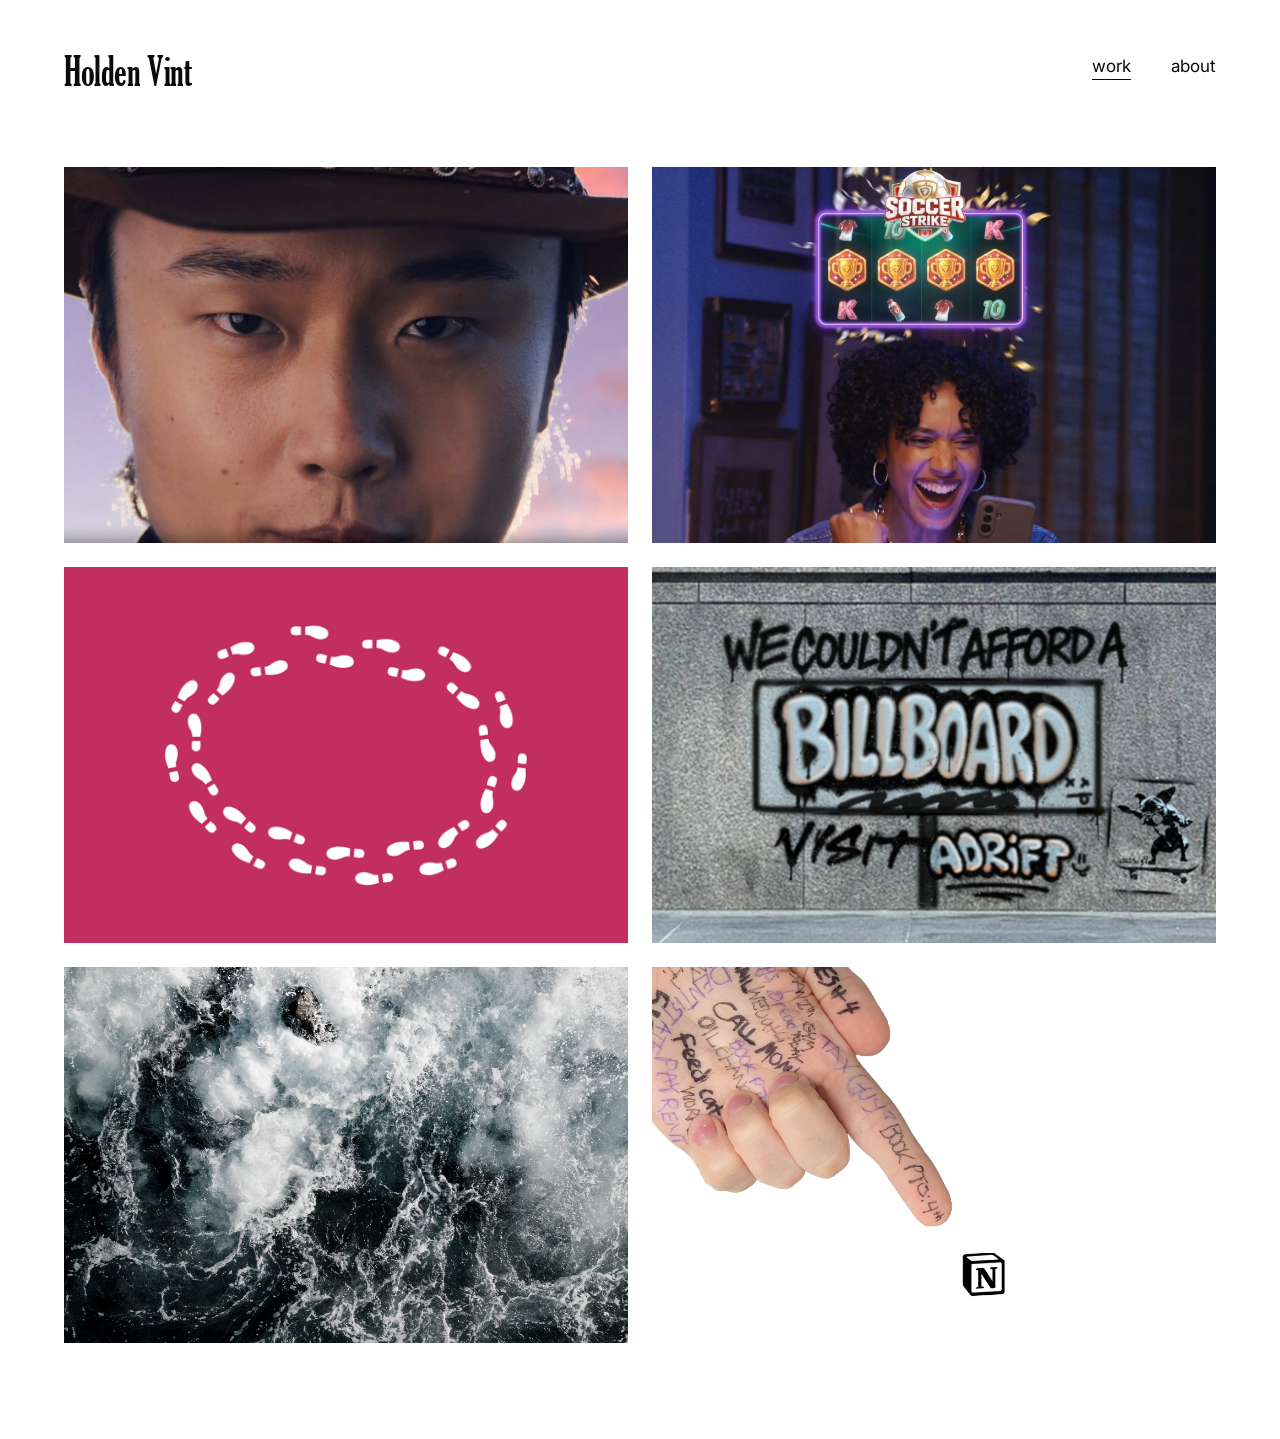
<file: index.html>
<!DOCTYPE html>
<html lang="en">
<head>
  <meta charset="UTF-8">
  <meta name="viewport" content="width=device-width, initial-scale=1.0">
  <title>Holden Vint — Work</title>
  <link rel="stylesheet" href="style.css">
</head>
<body>

  <header class="site-header">
    <div class="wordmark">Holden Vint</div>
    <nav class="site-nav">
      <a href="index.html" class="active">work</a>
      <a href="about.html">about</a>
    </nav>
  </header>

  <!--
    THE GRID
    Each <a> below is one clickable tile that links to a project page.
    Every project has its OWN folder inside images/ — so editing one
    project's images never touches another's. See README.txt.

    To add a project:
      1. Copy one whole <a class="work-tile">...</a> block
      2. Make a new folder in images/ for it, e.g. images/my-new-project/
      3. Copy projects/project-template.html, rename it e.g. my-new-project.html
      4. Point the href and <img src> below at the new folder/file
      5. Change the title/tag text inside .tile-label

    To use a VIDEO instead of an image for a tile, replace the <img> line with:
      <video src="images/folder-name/cover.mp4" autoplay muted loop playsinline></video>
  -->

  <main class="work-grid">

    <a class="work-tile" href="projects/thrillberta.html">
      <img src="images/thrillberta/cover.jpg" alt="Thrillberta cover image">
      <div class="tile-label">
        <span>Thrillberta</span>
      
      </div>
    </a>

    <a class="work-tile" href="projects/fanduel-halftime-casino.html">
      <img src="images/fanduel-halftime-casino/cover.jpg" alt="FanDuel Halftime Casino cover image">
      <div class="tile-label">
        <span>FanDuel Halftime Casino</span>
      
      </div>
    </a>

    <a class="work-tile" href="projects/every-step-is-fitness.html">
      <img src="images/every-step-is-fitness/cover.jpg" alt="Every Step is Fitness cover image">
      <div class="tile-label">
        <span>Every Step is Fitness</span>
      
      </div>
    </a>

    <a class="work-tile" href="projects/adrift-skate.html">
      <img src="images/adrift-skate/cover.jpg" alt="Adrift Skate cover image">
      <div class="tile-label">
        <span>Adrift Skate</span>
   
      </div>
    </a>

    <a class="work-tile" href="projects/taste-the-wild.html">
      <img src="images/taste-the-wild/cover.jpg" alt="Taste the Wild cover image">
      <div class="tile-label">
        <span>Taste the Wild</span>
    
      </div>
    </a>


    <a class="work-tile" href="projects/one-offs.html">
      <img src="images/one-offs/cover.jpg" alt="One-Offs cover image">
      <div class="tile-label">
        <span>One-Offs</span>
   
      </div>
    </a>

  </main>

</body>
</html>
</file>
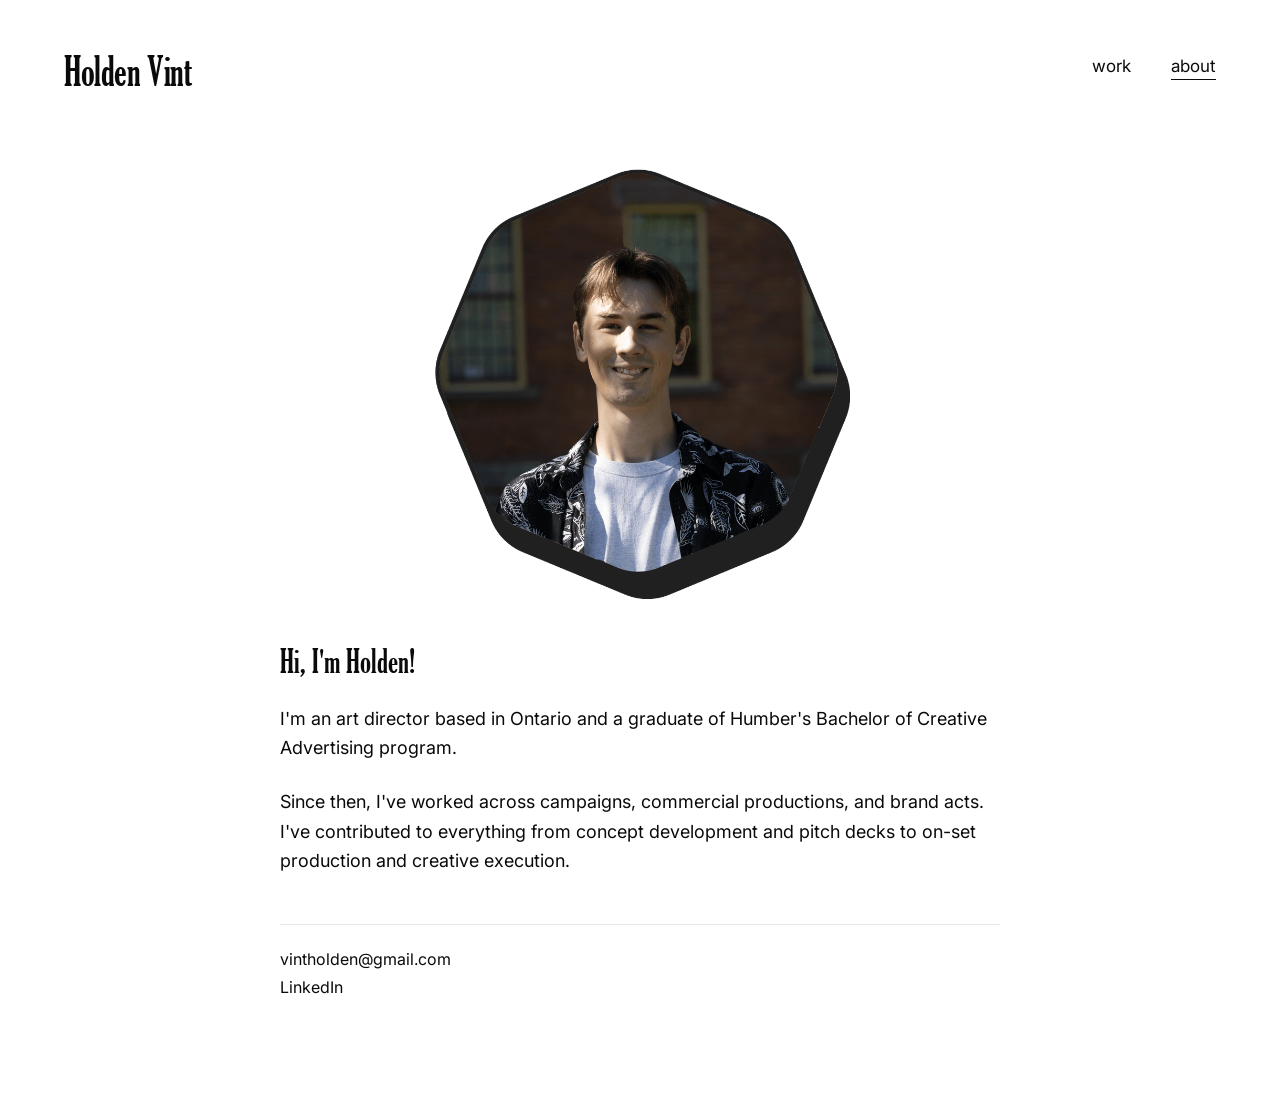
<file: about.html>
<!DOCTYPE html>
<html lang="en">
<head>
  <meta charset="UTF-8">
  <meta name="viewport" content="width=device-width, initial-scale=1.0">
  <title>Holden Vint — About</title>
  <link rel="stylesheet" href="style.css">
</head>
<body>

  <header class="site-header">
    <div class="wordmark">Holden Vint</div>
    <nav class="site-nav">
      <a href="index.html">work</a>
      <a href="about.html" class="active">about</a>
    </nav>
  </header>

  <main class="about-wrap">
 <img class="about-photo" src="images/your-photo.jpg" alt="Holden Vint">
    <h1>Hi, I'm Holden!</h1>

    <p>
      I'm an art director based in Ontario and a graduate of Humber's Bachelor of Creative Advertising program.

<p>

 Since then, I've worked across campaigns, commercial productions, and brand acts. I've contributed to everything from concept development and pitch decks to on-set production and creative execution.
    </p>

    <p>
    
    </p>

    <div class="contact-list">
      <a href="mailto:vintholden@gmail.com">vintholden@gmail.com</a>
      <a href="https://www.linkedin.com/in/holden-vint-b972a4232/">LinkedIn</a>
    </div>
  </main>

</body>
</html>
</file>
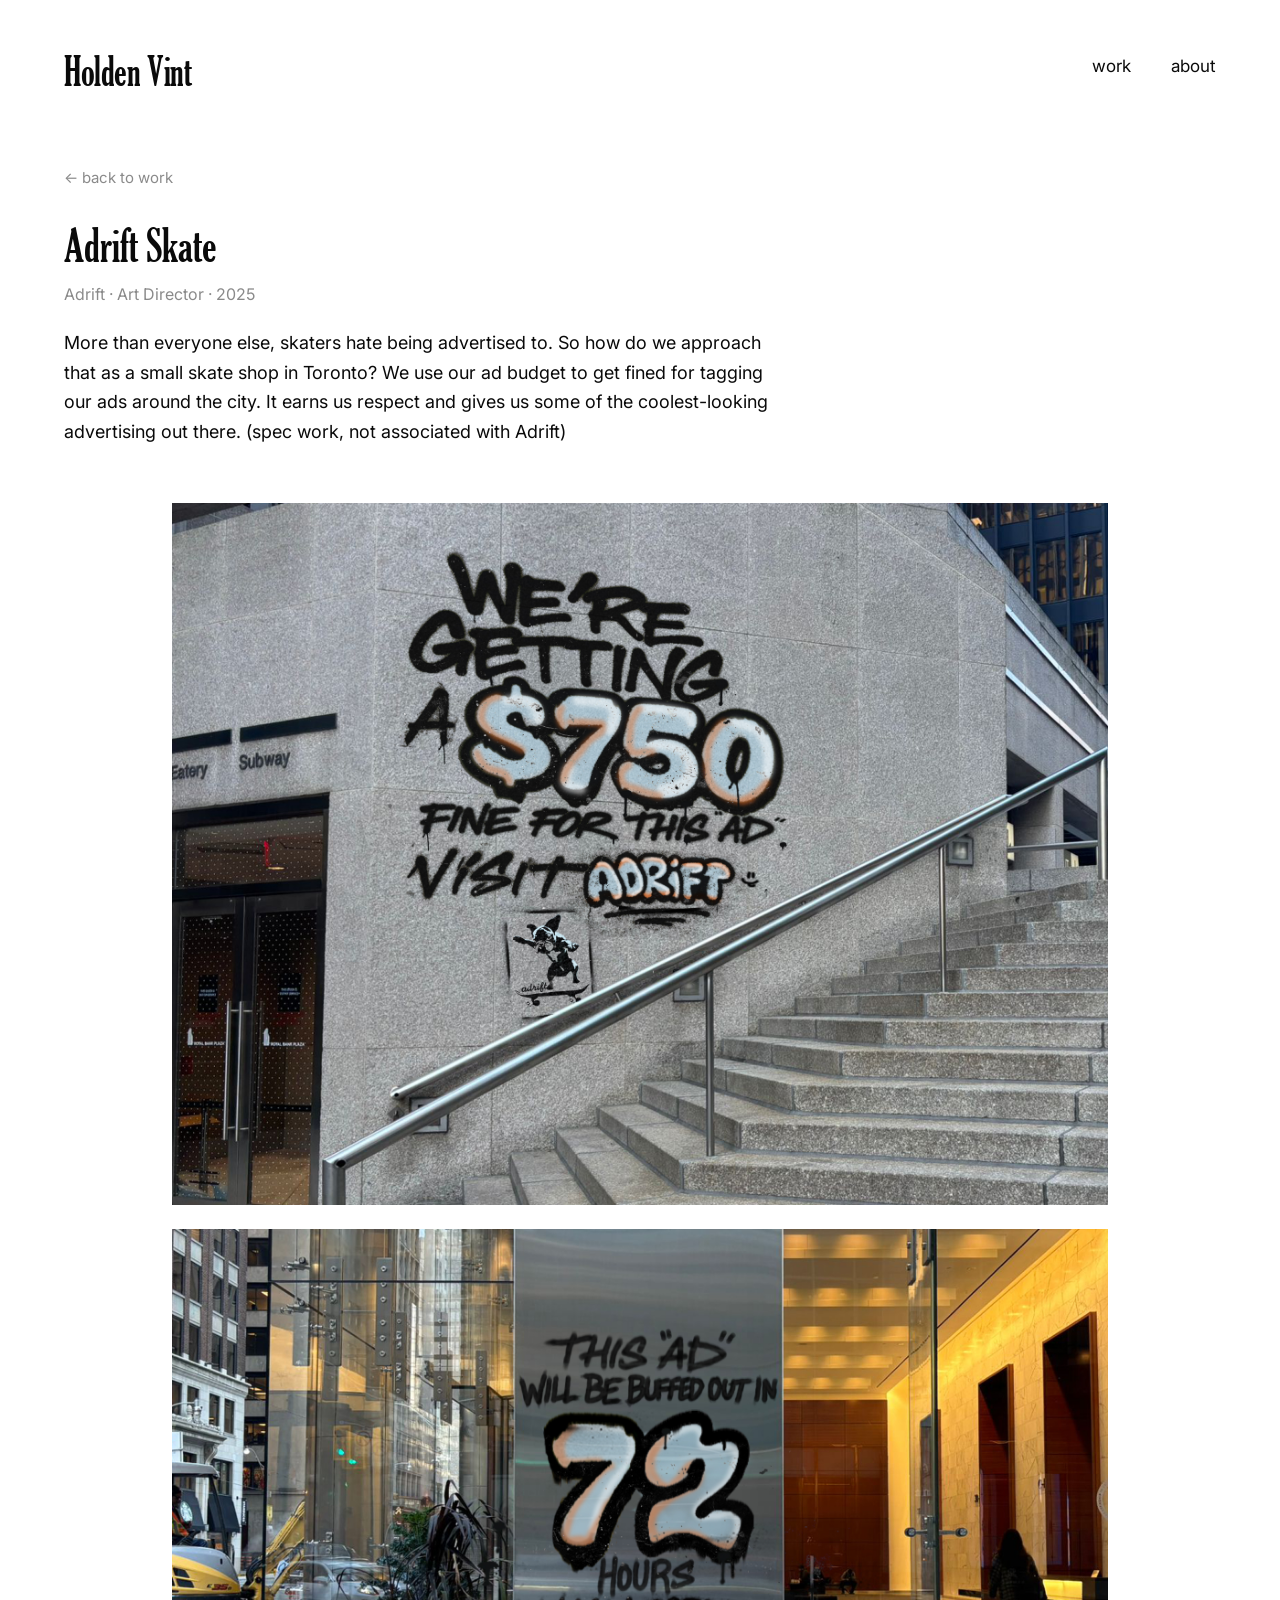
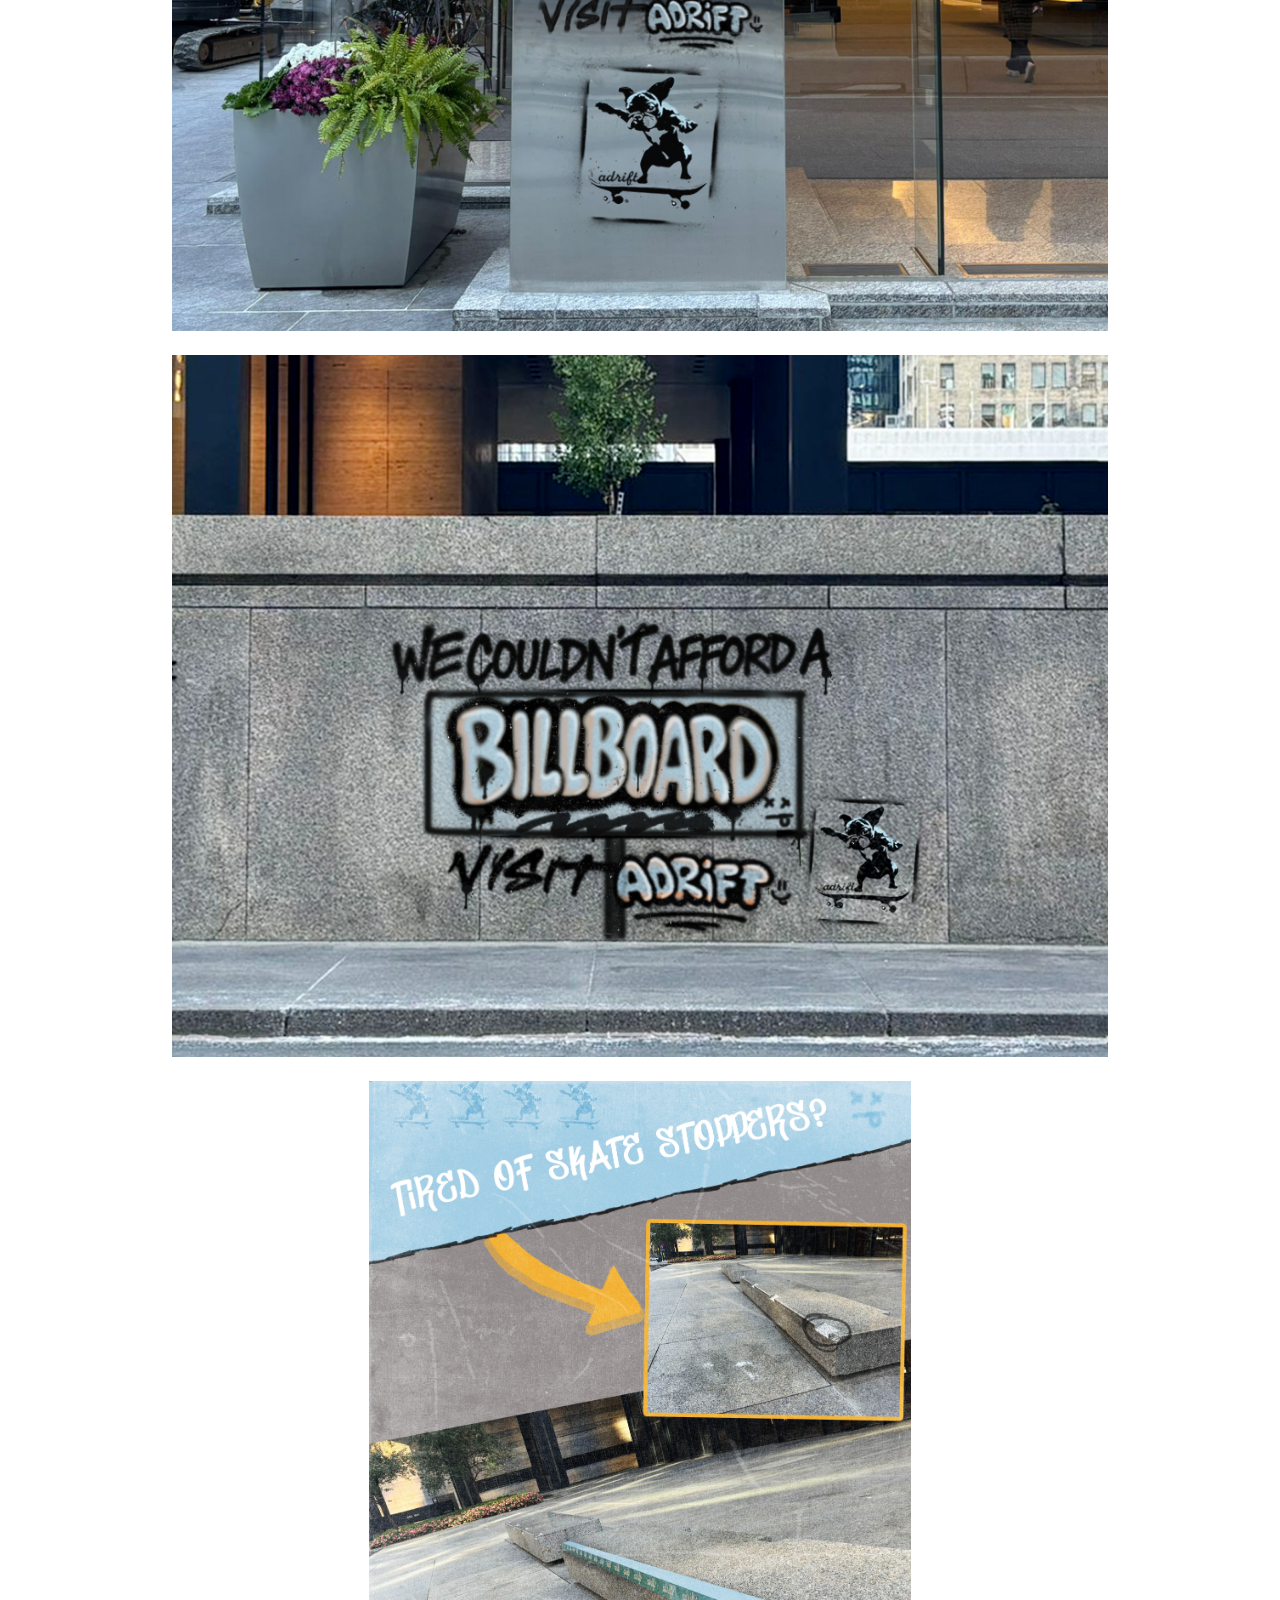
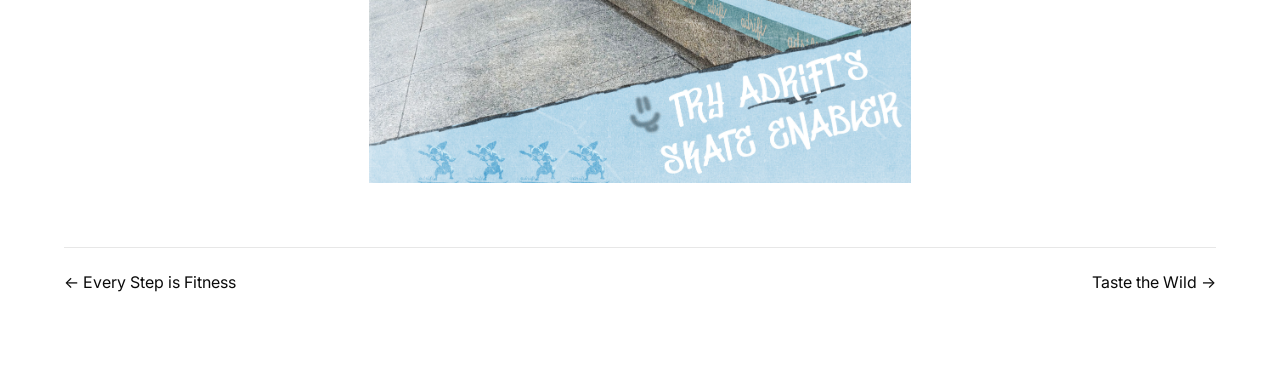
<file: projects/adrift-skate.html>
<!DOCTYPE html>
<html lang="en">
<head>
  <meta charset="UTF-8">
  <meta name="viewport" content="width=device-width, initial-scale=1.0">
  <title>Holden Vint — Adrift Skate</title>
  <link rel="stylesheet" href="../style.css">
</head>
<body>

  <header class="site-header">
<a href="../index.html"><div class="wordmark">Holden Vint</div></a>
    <nav class="site-nav">
      <a href="../index.html">work</a>
      <a href="../about.html">about</a>
    </nav>
  </header>

  <section class="project-header">
    <a class="back-link" href="../index.html">&larr; back to work</a>
    <h1 class="project-title">Adrift Skate</h1>
    <div class="project-meta">Adrift · Art Director · 2025</div>
<p class="project-description">
More than everyone else, skaters hate being advertised to. So how do we approach that as a small skate shop in Toronto?

We use our ad budget to get fined for tagging our ads around the city. It earns us respect and gives us some of the coolest-looking advertising out there. (spec work, not associated with Adrift)</p>
  </section>

  <!--
    PROJECT MEDIA
    All images/videos for THIS project live in one folder:
      images/adrift-skate/
    Drop new files straight into that folder, then add a line
    below pointing to them. Filenames only need to be unique
    WITHIN this folder — every project has its own, so
    "01.jpg" in one project never touches "01.jpg" in another.

    Each item is wrapped in a .media-frame div — keep that
    wrapper, it's what keeps tall (portrait) images from
    running off the page. Landscape and portrait images can
    be mixed freely in any order.

    For a video, swap the <img> line for:
      <video src="../images/adrift-skate/01.mp4" controls></video>
  -->

  <main class="project-media">
    <div class="media-frame">
      <img src="../images/adrift-skate/01.jpg" alt="Description of image 1">
    </div>
    <div class="media-frame">
      <img src="../images/adrift-skate/02.jpg" alt="Description of image 2">
    </div>
    <div class="media-frame">
      <img src="../images/adrift-skate/03.jpg" alt="Description of image 3">
    </div>
    <div class="media-frame">
      <img src="../images/adrift-skate/04.jpg" alt="Description of image 4">
    </div>
  </main>

  <!--
    PREV / NEXT
    Point these at the actual neighboring project files once you've
    named them. Fine to leave pointing at index.html for now.
  -->
  <nav class="project-nav">
    <a href="every-step-is-fitness.html">&larr; Every Step is Fitness</a>
    <a href="taste-the-wild.html">Taste the Wild &rarr;</a>
</nav>

</body>
</html>
</file>
<file: style.css>
/* =========================================================
   PORTFOLIO STYLESHEET
   This one file controls every page. Edit colors/fonts here
   and it changes everywhere at once.
   ========================================================= */

@import url('https://fonts.googleapis.com/css2?family=Fraunces:ital,wght@0,400;0,500;1,400&family=Inter:wght@400;500&display=swap');

/* ---------------------------------------------------------
   WORDMARK FONT — Gloucester MT Extra Condensed
   This is a licensed Monotype font (it ships with MS Office
   on most Mac/PC installs) — it can't be pulled from a free
   font CDN the way Fraunces/Inter above can.

   If you own it: find the font file on your computer (see
   README.txt for exactly where to look), rename it to
   match one of the filenames below, and drop it in the
   /fonts folder. The site will pick it up automatically —
   nothing else to change.

   Until then, the wordmark falls back to a condensed serif
   that's a reasonable stand-in.
   --------------------------------------------------------- */
@font-face {
  font-family: 'Gloucester MT Extra Condensed';
  src: url('fonts/GloucesterMTExtraCondensed.ttf') format('truetype');
  font-weight: normal;
  font-style: normal;
  font-display: swap;
}

:root {
  --ink: #0a0a0a;
  --paper: #ffffff;
  --grey: #8a8a8a;
  --line: #e7e7e7;
  --gap: 24px;
  --max-width: 1400px;
}

* { box-sizing: border-box; }

html, body {
  margin: 0;
  padding: 0;
  background: var(--paper);
  color: var(--ink);
  font-family: 'Inter', -apple-system, sans-serif;
}

body {
  padding: 48px 64px 96px;
}

@media (max-width: 700px) {
  body { padding: 28px 20px 64px; }
}

a {
  color: inherit;
  text-decoration: none;
}

/* ---------- Header / Nav ---------- */

.site-header {
  display: flex;
  justify-content: space-between;
  align-items: flex-start;
  max-width: var(--max-width);
  margin: 0 auto 72px;
}

.wordmark {
  font-family: 'Gloucester MT Extra Condensed', 'Bell MT', Georgia, 'Times New Roman', serif;
  font-stretch: condensed;
  font-size: 40px;
  font-weight: 400;
  letter-spacing: -0.01em;
}

.site-nav {
  display: flex;
  gap: 40px;
  font-size: 17px;
  margin-top: 8px;
}

.site-nav a {
  position: relative;
  padding-bottom: 2px;
}

.site-nav a.active::after,
.site-nav a:hover::after {
  content: "";
  position: absolute;
  left: 0;
  bottom: -2px;
  width: 100%;
  height: 1px;
  background: var(--ink);
}

@media (max-width: 700px) {
  .site-header { flex-direction: column; gap: 20px; }
  .site-nav { gap: 24px; }
}

/* ---------- Work grid (index.html) ---------- */

.work-grid {
  max-width: var(--max-width);
  margin: 0 auto;
  display: grid;
  grid-template-columns: 1fr 1fr;
  gap: var(--gap);
}

@media (max-width: 800px) {
  .work-grid { grid-template-columns: 1fr; }
}

.work-tile {
  position: relative;
  display: block;
  aspect-ratio: 3 / 2;
  overflow: hidden;
  background: var(--ink);
}

.work-tile img,
.work-tile video {
  width: 100%;
  height: 100%;
  object-fit: cover;
  display: block;
  transition: transform 0.5s ease;
}

.work-tile:hover img,
.work-tile:hover video {
  transform: scale(1.03);
}

.work-tile .tile-label {
  position: absolute;
  left: 0;
  right: 0;
  bottom: 0;
  padding: 16px 20px;
  display: flex;
  justify-content: space-between;
  align-items: baseline;
  color: #fff;
  font-size: 14px;
  opacity: 0;
  transform: translateY(6px);
  transition: opacity 0.25s ease, transform 0.25s ease;
  background: linear-gradient(to top, rgba(0,0,0,0.55), rgba(0,0,0,0));
}

.work-tile:hover .tile-label {
  opacity: 1;
  transform: translateY(0);
}

.tile-label .tag {
  color: rgba(255,255,255,0.7);
}

/* placeholder look for tiles with no image yet */
.work-tile.placeholder {
  display: flex;
  align-items: center;
  justify-content: center;
}

.work-tile.placeholder .plus {
  color: rgba(255,255,255,0.55);
  font-size: 20px;
}

/* ---------- About page ---------- */

.about-wrap {
  max-width: 720px;
  margin: 0 auto;
}

.about-wrap h1 {
  font-family: 'Gloucester MT Extra Condensed', 'Bell MT', Georgia, 'Times New Roman', serif;
  font-stretch: condensed;
  font-weight: 400;
  font-style: normal;
  font-size: 32px;
  margin-bottom: 24px;
}
.about-wrap p {
  font-size: 18px;
  line-height: 1.65;
  margin-bottom: 24px;
}

.contact-list {
  margin-top: 48px;
  padding-top: 24px;
  border-top: 1px solid var(--line);
  display: flex;
  flex-direction: column;
  gap: 8px;
  font-size: 16px;
}

/* ---------- Project page ---------- */

.project-header {
  max-width: var(--max-width);
  margin: 0 auto 56px;
}

.back-link {
  display: inline-block;
  margin-bottom: 32px;
  font-size: 15px;
  color: var(--grey);
}

.back-link:hover { color: var(--ink); }

.project-title {
  font-family: 'Gloucester MT Extra Condensed', 'Bell MT', Georgia, 'Times New Roman', serif;
  font-stretch: condensed;
  font-size: 46px;
  font-weight: 400;
  margin: 0 0 12px;
}
.project-meta {
  color: var(--grey);
  font-size: 16px;
}

.project-media {
  max-width: var(--max-width);
  margin: 0 auto;
  display: flex;
  flex-direction: column;
  gap: var(--gap);
}

.project-description {
  max-width: 720px;
  font-size: 18px;
  line-height: 1.65;
  margin-top: 24px;
}

/*
  Every image/video sits in a frame capped at 78% of the screen's
  height. Landscape images fill the width as before (just slightly
  reined in); portrait images now stop well short of a full page
  instead of running on for several scrolls. Both are centered.
*/
.media-frame {
  display: flex;
  justify-content: center;
  align-items: center;
  max-height: 78vh;
  background: transparent;
}

.media-frame img,
.media-frame video {
  display: block;
  width: auto;
  height: auto;
  max-width: 100%;
  max-height: 78vh;
  object-fit: contain;
}

.project-nav {
  max-width: var(--max-width);
  margin: 64px auto 0;
  display: flex;
  justify-content: space-between;
  padding-top: 24px;
  border-top: 1px solid var(--line);
  font-size: 16px;
}

.project-nav .disabled {
  color: var(--grey);
  cursor: default;
  pointer-events: none;
}

.about-photo {
  width: 100%;
  max-width: 420px;
  display: block;
  margin: 0 auto 40px;
}
</file>
